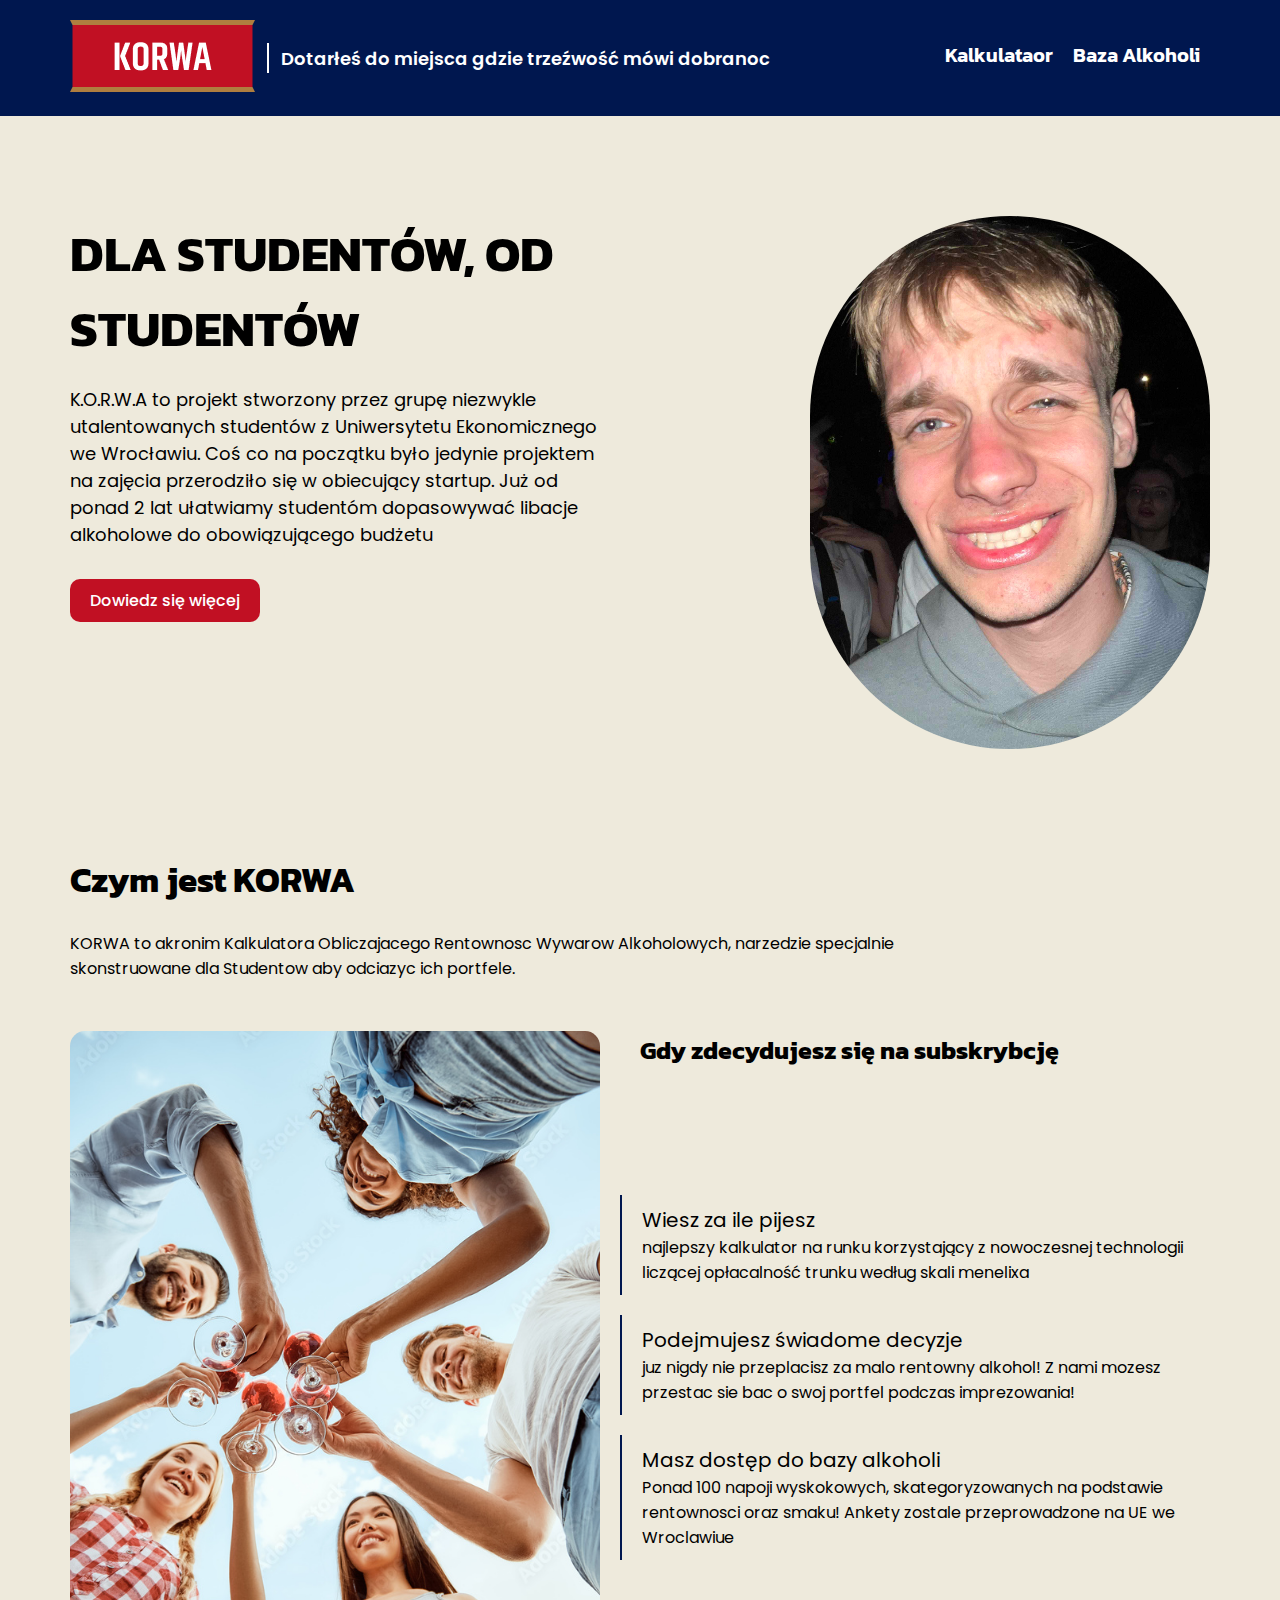
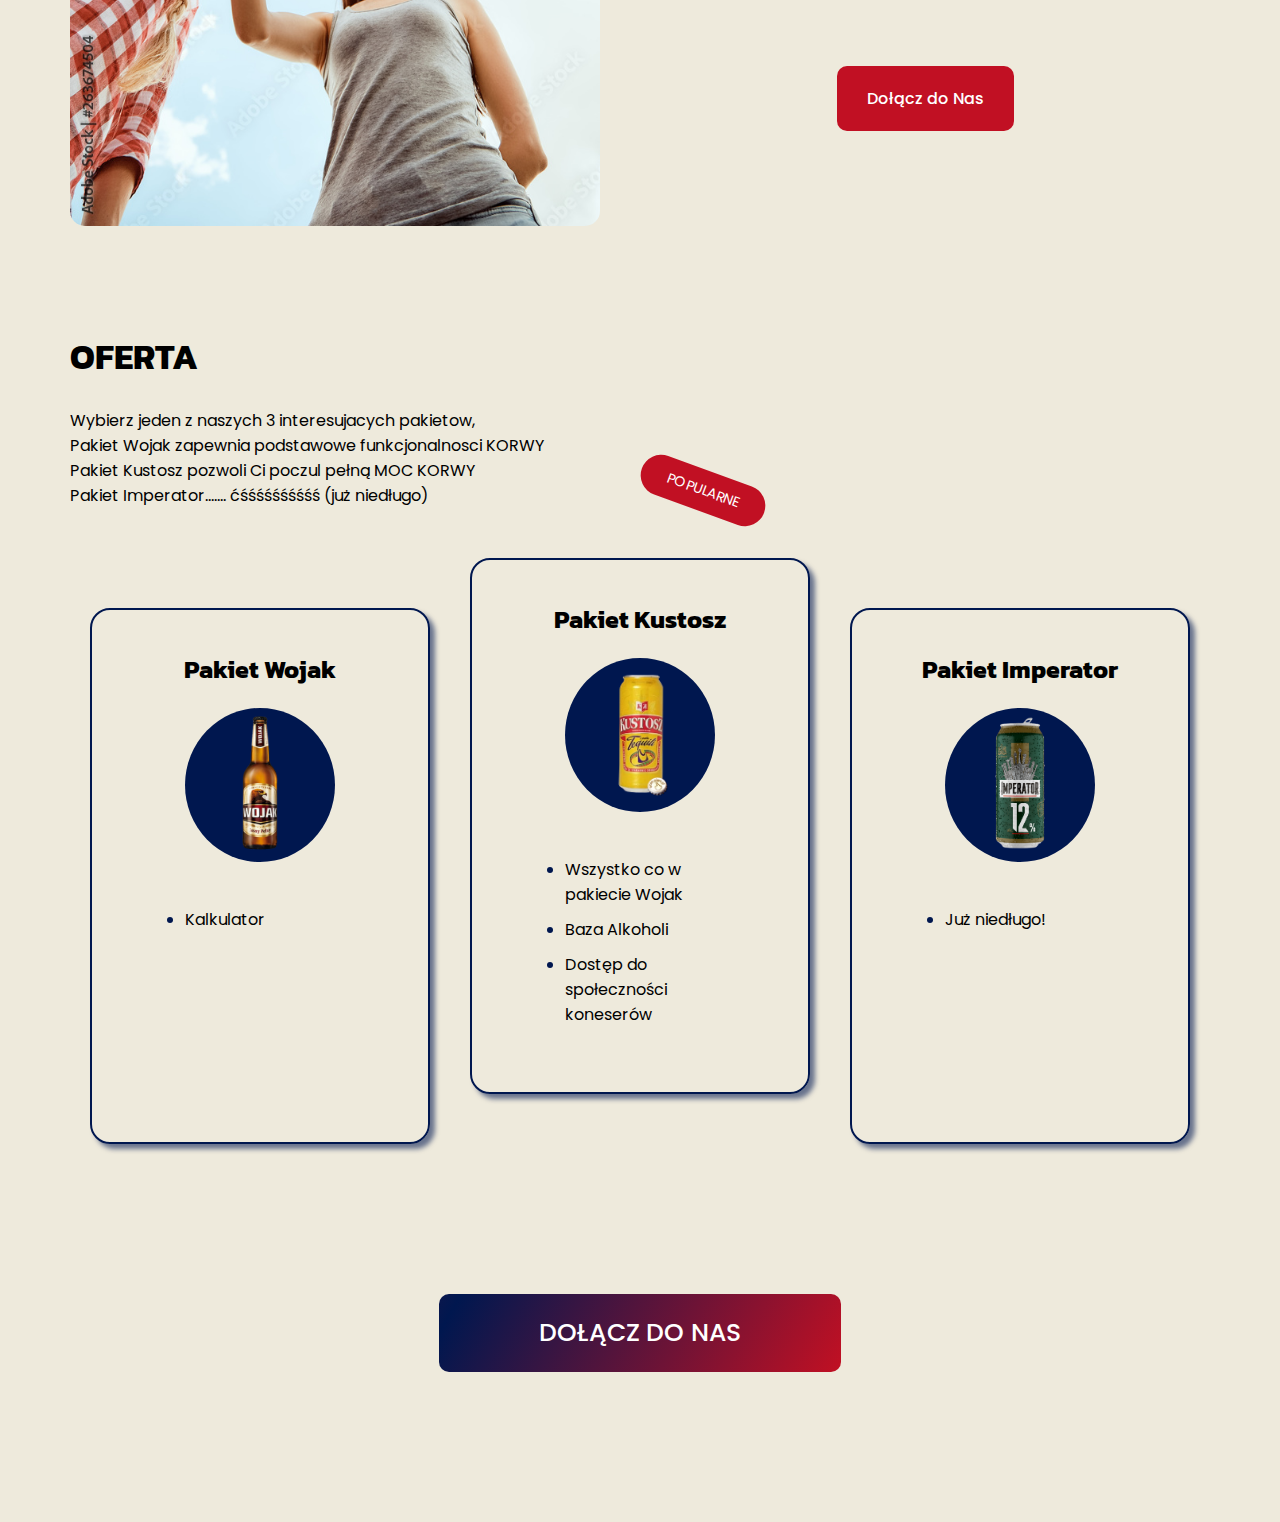
<file: index.html>
<!DOCTYPE html>
<html lang="en">
<head>
    <meta charset="UTF-8">
    <meta name="viewport" content="width=device-width, initial-scale=1.0">
    <title>KORWA Project</title>
    <link rel="preconnect" href="https://fonts.googleapis.com">
    <link rel="preconnect" href="https://fonts.gstatic.com" crossorigin>
    <link href="https://fonts.googleapis.com/css2?family=Kanit:ital,wght@0,100;0,200;0,300;0,400;0,500;0,600;0,700;0,800;0,900;1,100;1,200;1,300;1,400;1,500;1,600;1,700;1,800;1,900&display=swap" rel="stylesheet">
    <link rel="preconnect" href="https://fonts.googleapis.com">
    <link rel="preconnect" href="https://fonts.gstatic.com" crossorigin>
    <link href="https://fonts.googleapis.com/css2?family=Poppins:ital,wght@0,100;0,200;0,300;0,400;0,500;0,600;0,700;0,800;0,900;1,100;1,200;1,300;1,400;1,500;1,600;1,700;1,800;1,900&display=swap" rel="stylesheet">
    <link rel="stylesheet" href="css/main.css">
</head>
<body>
    
    <div class="header-bg">
        <header>
            <div class="header-left">
                <a href="index.html">
                    <img src="logo.png" alt="logo korwy">
                </a>
                
                <div class="divider"></div>
                <div class="name">
                    <p>Dotarłeś do miejsca gdzie trzeźwość mówi dobranoc </p>
                </div>
            </div>
            <nav>
                <ul>

                    <li>
                        <a href="subpage1.html" class="menu">Kalkulataor</a>
                    </li>
                    <li>
                        <a href="subpage2.html" class="menu">Baza Alkoholi</a>
                    </li>
        
                </ul>
            </nav>
    </div>        
        
        </header>
    <div class="wrap">
        <main>
            <div class="hero-left">
                <h1>DLA STUDENTÓW, OD STUDENTÓW</h1>
            <p>K.O.R.W.A to projekt stworzony przez grupę niezwykle utalentowanych studentów z Uniwersytetu Ekonomicznego we Wrocławiu. Coś co na początku było jedynie projektem na zajęcia przerodziło się w obiecujący startup. Już od ponad 2 lat ułatwiamy studentóm dopasowywać libacje alkoholowe do obowiązującego budżetu</p>
            <a href="#" class="CTA">Dowiedz się więcej</a>
            </div>
            <div class="hero-image">
                <div class="marcin">
                    <img src="hero.jpg" alt="">
                    
                </div>
            </div>
        </main>
        <div class="section2">
            <h2>Czym jest KORWA</h2>
            <p class="main_text">KORWA to akronim Kalkulatora Obliczajacego Rentownosc Wywarow Alkoholowych, narzedzie specjalnie skonstruowane dla Studentow aby odciazyc ich portfele.</p>
        </div>
        <div class="section3">
            <div class="benefits-image">
                <img id="changing-img" src="piwsko.jpg" alt="">
            </div>
            <div class="divider-benefits"></div>
            <div class="benefits">
                <h4>Gdy zdecydujesz się na subskrybcję</h4>
                <div class="info-boxes">
                    <div class="info-box1 info-box">
                        <subheading>Wiesz za ile pijesz</subheading>
                        <p>najlepszy kalkulator na runku korzystający z nowoczesnej technologii liczącej opłacalność trunku według skali menelixa</p>
                    </div>
                    <div class="info-box2 info-box">
                        <subheading>Podejmujesz świadome decyzje</subheading>
                        <p>juz nigdy nie przeplacisz za malo rentowny alkohol! Z nami mozesz przestac sie bac o swoj portfel podczas imprezowania!</p>
                    </div>
                    <div class="info-box3 info-box">
                        <subheading>Masz dostęp do bazy alkoholi</subheading>
                        <p>Ponad 100 napoji wyskokowych, skategoryzowanych na podstawie rentownosci oraz smaku! Ankety zostale przeprowadzone na UE we Wroclawiue</p>
                    </div>
                </div>
                
                <a href="#" class="CTA-benefits CTA">Dołącz do Nas</a>
            </div>
        </div>
        <div class="section4">
            <h2>OFERTA</h2>
            <p>Wybierz jeden z naszych 3 interesujacych pakietow, <br>
            Pakiet Wojak zapewnia podstawowe funkcjonalnosci KORWY <br>
            Pakiet Kustosz pozwoli Ci poczul pełną MOC KORWY <br>
            Pakiet Imperator....... ćśśśśśśśśśś (już niedługo)</p>
        </div>
        <div class="section5">
            <div class="column1 column">
                <h4>Pakiet Wojak</h4>
                <div class="image">
                    <img src="wojak.png" alt="">
                </div>
                <ul>
                    <li>Kalkulator</li>
                </ul>
            </div>
            <div class="column2 column">
                <div class="ribbon"><span>POPULARNE</span></div>
                <h4>Pakiet Kustosz</h4>
                <div class="image">
                    <img src="kustosz.webp" alt="">
                </div>
                <ul>
                    <li>Wszystko co w pakiecie Wojak</li>
                    <li>Baza Alkoholi</li>
                    <li>Dostęp do społeczności koneserów</li>
                </ul>
            </div>
            <div class="column3 column">
                <h4>Pakiet Imperator</h4>
                <div class="image">
                    <img src="imperator.png" alt="">
                </div>
                <ul>
                    <li>Już niedługo!</li>
                </ul>
            </div>
        </div>
        <div class="section6">
            <a href="#" class="gradient-btn">DOŁĄCZ DO NAS</a>
        </div>
        

        
    </div>
    <script src="index.js"></script>
</body>
</html>
</file>
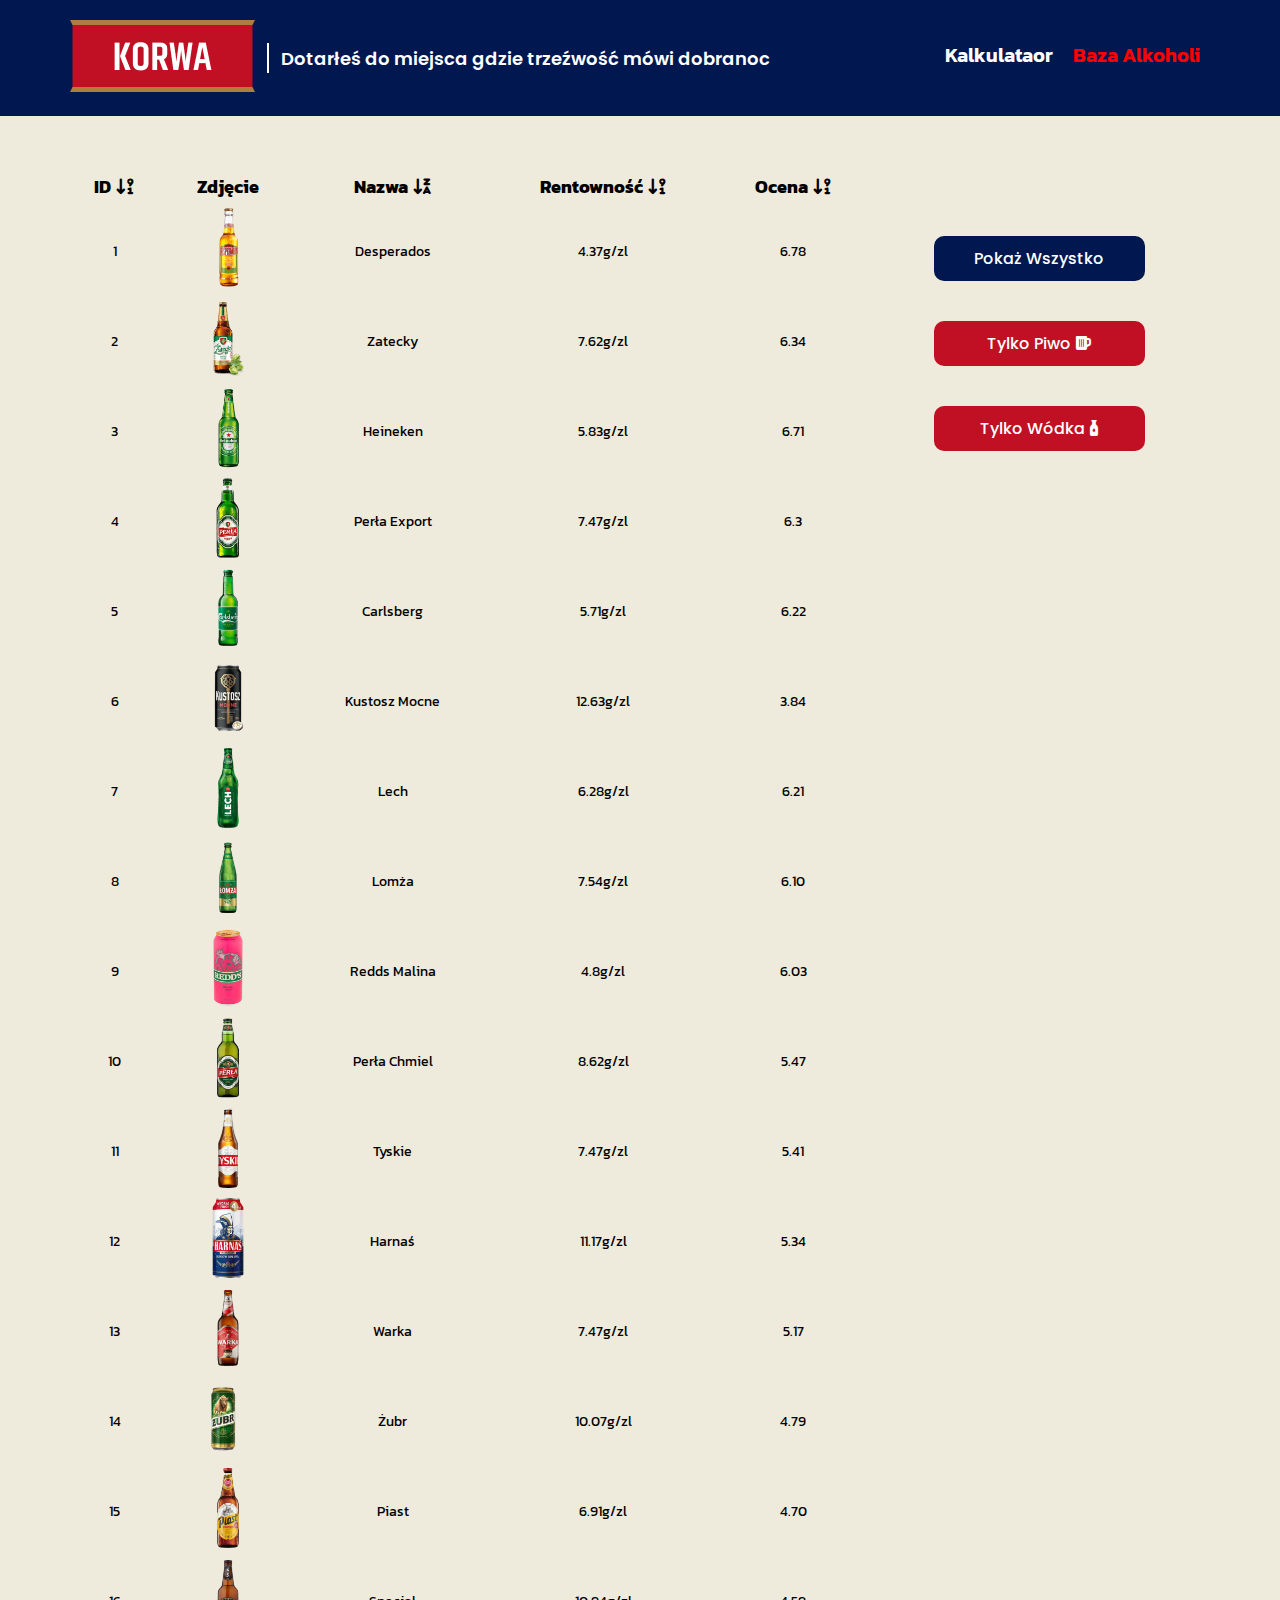
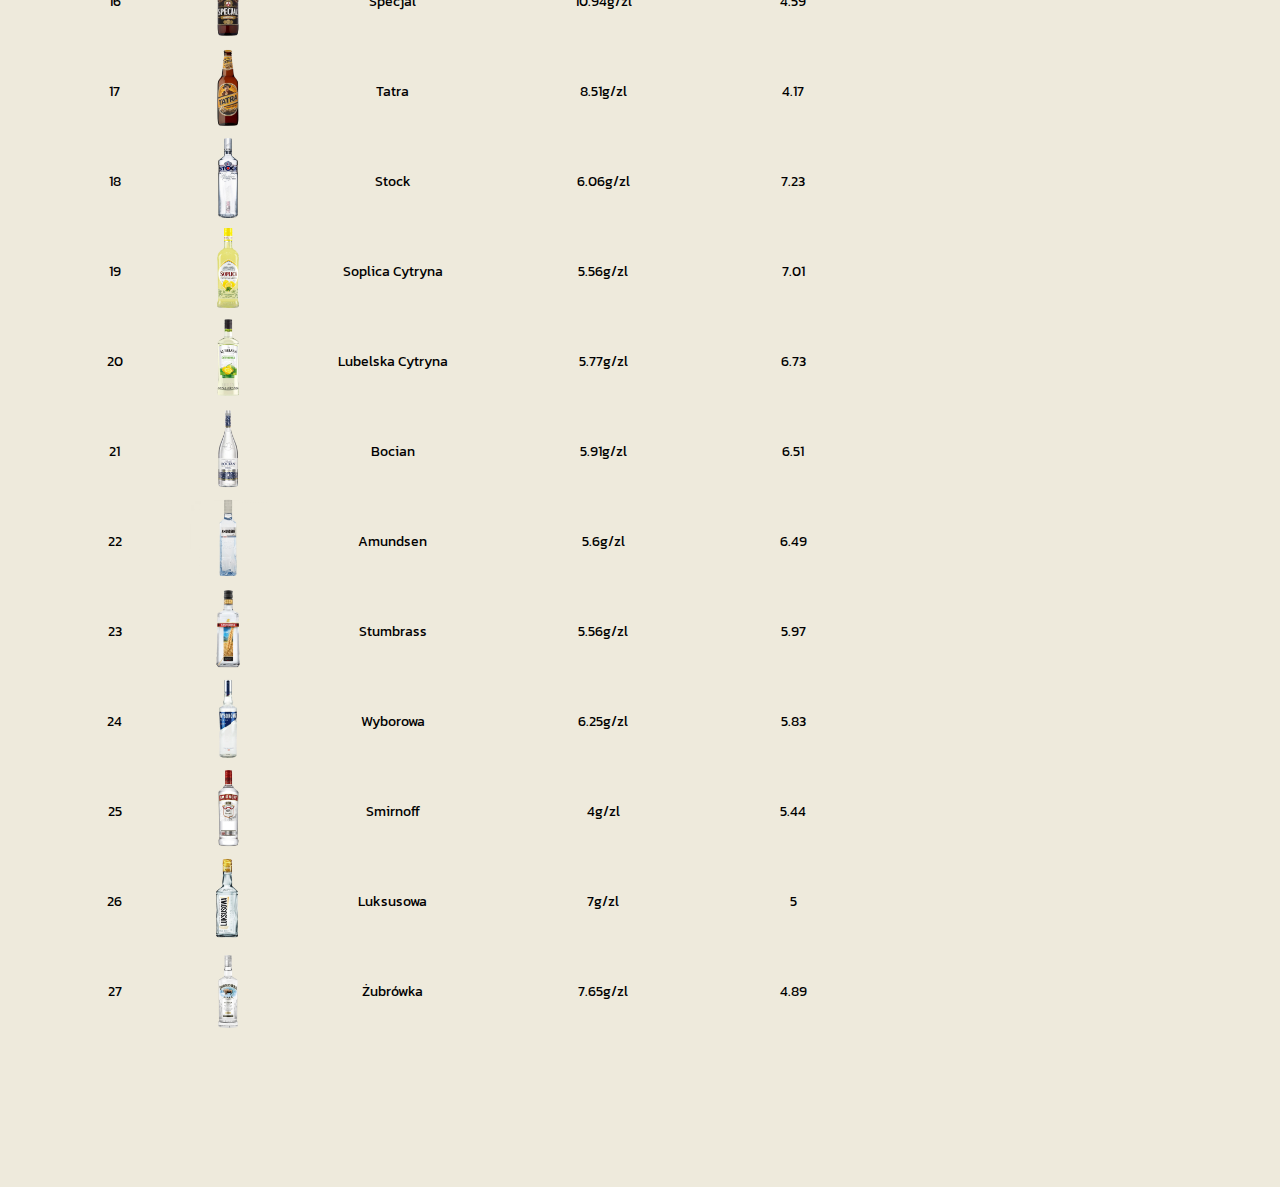
<file: subpage2.html>
<!DOCTYPE html>
<html lang="en">
<head>
    <meta charset="UTF-8">
    <meta name="viewport" content="width=device-width, initial-scale=1.0">
    <title>Baza Alkoholi</title>
    <link rel="preconnect" href="https://fonts.googleapis.com">
    <link rel="preconnect" href="https://fonts.gstatic.com" crossorigin>
    <link href="https://fonts.googleapis.com/css2?family=Kanit:ital,wght@0,100;0,200;0,300;0,400;0,500;0,600;0,700;0,800;0,900;1,100;1,200;1,300;1,400;1,500;1,600;1,700;1,800;1,900&display=swap" rel="stylesheet">
    <link rel="preconnect" href="https://fonts.googleapis.com">
    <link rel="preconnect" href="https://fonts.gstatic.com" crossorigin>
    <link href="https://fonts.googleapis.com/css2?family=Poppins:ital,wght@0,100;0,200;0,300;0,400;0,500;0,600;0,700;0,800;0,900;1,100;1,200;1,300;1,400;1,500;1,600;1,700;1,800;1,900&display=swap" rel="stylesheet">
    <link rel="stylesheet" href="https://cdnjs.cloudflare.com/ajax/libs/font-awesome/6.5.2/css/all.min.css">
    <link rel="stylesheet" href="css/baza.css">
</head>
<body>
    <div class="header-bg">
        <header>
            <div class="header-left">
                <a href="index.html">
                    <img src="logo.png" alt="logo korwy">
                </a>
                
                <div class="divider"></div>
                <div class="name">
                    <p>Dotarłeś do miejsca gdzie trzeźwość mówi dobranoc </p>
                </div>
            </div>
            <nav>
                <ul>

                    <li>
                        <a href="subpage1.html" class="menu">Kalkulataor</a>
                    </li>
                    <li>
                        <a href="subpage2.html" class="menu baza-menu">Baza Alkoholi</a>
                    </li>
        
                </ul>
            </nav>
    </div>        
        
        </header>

        <div class="wrap">
            <div class="column1">
                <table id="Tabela" class="Tabela">
                    <tr>
                        <th id="filter-id">ID <span id="id-icon-asc" class="display"><i id="icon-nazwa" class="fa-solid fa-arrow-down-9-1"></i></span><span id="id-icon-desc" class="no-display"><i id="icon-nazwa" class="fa-solid fa-arrow-down-1-9"></i></span></th>
                        <th class="no-cursor">Zdjęcie</th>
                        <th id="filter-nazwa">Nazwa <span id="nazwa-icon-asc" class="display"><i id="icon-nazwa" class="fa-solid fa-arrow-down-z-a"></i></span><span id="nazwa-icon-desc" class="no-display"><i id="icon-nazwa" class="fa-solid fa-arrow-down-a-z"></i></span></th>
                        <th id="filter-rentownosc">Rentowność <span id="rentownosc-icon-asc" class="display"><i id="icon-nazwa" class="fa-solid fa-arrow-down-9-1"></i></span><span id="rentownosc-icon-desc" class="no-display"><i id="icon-nazwa" class="fa-solid fa-arrow-down-1-9"></i></span></th>
                        <th id="filter-ocena">Ocena <span id="ocena-icon-asc" class="display"><i id="icon-nazwa" class="fa-solid fa-arrow-down-9-1"></i></span><span id="ocena-icon-desc" class="no-display"><i id="icon-nazwa" class="fa-solid fa-arrow-down-1-9"></i></span></th>
                    </tr>
                    <tr class="piwo" >
                        <td>1</td>
                        <td><img src="alkohole/desperados.png" alt=""></td>
                        <td id="nazwa">Desperados</td>
                        <td>4.37g/zl</td>
                        <td>6.78</td>
                    </tr>
                    <tr class="piwo" >
                        <td>2</td>
                        <td><img src="alkohole/zatecky.png" alt=""></td>
                        <td id="nazwa">Zatecky</td>
                        <td>7.62g/zl</td>
                        <td>6.34</td>
                    </tr>
                    <tr class="piwo">
                        <td>3</td>
                        <td><img src="alkohole/heineken.png" alt=""></td>
                        <td id="nazwa">Heineken</td>
                        <td>5.83g/zl</td>
                        <td>6.71</td>
                    </tr>
                    <tr class="piwo">
                        <td>4</td>
                        <td><img src="alkohole/perla-export.png" alt=""></td>
                        <td id="nazwa">Perła Export</td>
                        <td>7.47g/zl</td>
                        <td>6.3</td>
                    </tr>
                    <tr class="piwo">
                        <td>5</td>
                        <td><img src="alkohole/carlsberg.png" alt=""></td>
                        <td id="nazwa">Carlsberg</td>
                        <td>5.71g/zl</td>
                        <td>6.22</td>
                    </tr>
                    <tr class="piwo">
                        <td>6</td>
                        <td><img src="alkohole/kustosz-mocne.png" alt=""></td>
                        <td>Kustosz Mocne</td>
                        <td>12.63g/zl</td>
                        <td>3.84</td>
                    </tr>
                    <tr class="piwo">
                        <td>7</td>
                        <td><img src="alkohole/lech.png" alt=""></td>
                        <td>Lech</td>
                        <td>6.28g/zl</td>
                        <td>6.21</td>
                    </tr>
                    <tr class="piwo">
                        <td>8</td>
                        <td><img src="alkohole/lomza.png" alt=""></td>
                        <td>Lomża</td>
                        <td>7.54g/zl</td>
                        <td>6.10</td>
                    </tr>
                    <tr class="piwo">
                        <td>9</td>
                        <td><img src="alkohole/redds.png" alt=""></td>
                        <td>Redds Malina</td>
                        <td>4.8g/zl</td>
                        <td>6.03</td>
                    </tr>
                    <tr class="piwo">
                        <td>10</td>
                        <td><img src="alkohole/perla-chmiel.png" alt=""></td>
                        <td>Perła Chmiel</td>
                        <td>8.62g/zl</td>
                        <td>5.47</td>
                    </tr>
                    <tr class="piwo">
                        <td>11</td>
                        <td><img src="alkohole/tyskie.png" alt=""></td>
                        <td>Tyskie</td>
                        <td>7.47g/zl</td>
                        <td>5.41</td>
                    </tr>
                    <tr class="piwo">
                        <td>12</td>
                        <td><img src="alkohole/harnas.png" alt=""></td>
                        <td>Harnaś</td>
                        <td>11.17g/zl</td>
                        <td>5.34</td>
                    </tr>
                    <tr class="piwo">
                        <td>13</td>
                        <td><img src="alkohole/warka.png" alt=""></td>
                        <td>Warka</td>
                        <td>7.47g/zl</td>
                        <td>5.17</td>
                    </tr>
                    <tr class="piwo">
                        <td>14</td>
                        <td><img src="alkohole/zubr.png" alt=""></td>
                        <td>Żubr</td>
                        <td>10.07g/zl</td>
                        <td>4.79</td>
                    </tr>
                    <tr class="piwo">
                        <td>15</td>
                        <td><img src="alkohole/piast.png" alt=""></td>
                        <td>Piast</td>
                        <td>6.91g/zl</td>
                        <td>4.70</td>
                    </tr>
                    <tr class="piwo">
                        <td>16</td>
                        <td><img src="alkohole/specjal.png" alt=""></td>
                        <td>Specjal</td>
                        <td>10.94g/zl</td>
                        <td>4.59</td>
                    </tr>
                    <tr class="piwo">
                        <td>17</td>
                        <td><img src="alkohole/tatra.png" alt=""></td>
                        <td>Tatra</td>
                        <td>8.51g/zl</td>
                        <td>4.17</td>
                    </tr>
                    <tr class="wodka">
                        <td>18</td>
                        <td><img src="alkohole/stock.png" alt=""></td>
                        <td>Stock</td>
                        <td>6.06g/zl</td>
                        <td>7.23</td>
                    </tr>
                    <tr class="wodka">
                        <td>19</td>
                        <td><img src="alkohole/soplica-cytryna.png" alt=""></td>
                        <td>Soplica Cytryna</td>
                        <td>5.56g/zl</td>
                        <td>7.01</td>
                    </tr>
                    <tr class="wodka">
                        <td>20</td>
                        <td><img src="alkohole/lubelska-cytryna.png" alt=""></td>
                        <td>Lubelska Cytryna</td>
                        <td>5.77g/zl</td>
                        <td>6.73</td>
                    </tr>
                    <tr class="wodka">
                        <td>21</td>
                        <td><img src="alkohole/bocian.png" alt="">
                        </td>
                        <td>Bocian</td>
                        <td>5.91g/zl</td>
                        <td>6.51</td>
                    </tr>
                    <tr class="wodka">
                        <td>22</td>
                        <td><img src="alkohole/amundsen.png" alt=""></td>
                        <td>Amundsen</td>
                        <td>5.6g/zl</td>
                        <td>6.49</td>
                    </tr>
                    <tr class="wodka">
                        <td>23</td>
                        <td><img src="alkohole/stumbras.png" alt=""></td>
                        <td>Stumbrass</td>
                        <td>5.56g/zl</td>
                        <td>5.97</td>
                    </tr>
                    <tr class="wodka">
                        <td>24</td>
                        <td><img src="alkohole/wyborowa.png" alt=""></td>
                        <td>Wyborowa</td>
                        <td>6.25g/zl</td>
                        <td>5.83</td>
                    </tr>
                    <tr class="wodka">
                        <td>25</td>
                        <td><img src="alkohole/smirnoff.png" alt=""></td>
                        <td>Smirnoff</td>
                        <td>4g/zl</td>
                        <td>5.44</td>
                    </tr>
                    <tr class="wodka">
                        <td>26</td>
                        <td><img src="alkohole/luksusowa.png" alt=""></td>
                        <td>Luksusowa</td>
                        <td>7g/zl</td>
                        <td>5</td>
                    </tr>
                    <tr class="wodka">
                        <td>27</td>
                        <td><img src="alkohole/zubrowka.png" alt=""></td>
                        <td>Żubrówka</td>
                        <td>7.65g/zl</td>
                        <td>4.89</td>
                    </tr>
            
                </table>
            </div>
            <div class="column2">
                <btn class="CTA active-btn" id="btn-wszystko">Pokaż Wszystko</btn>
                <btn class="CTA" id="btn-piwo">Tylko Piwo <i class="fa-solid fa-beer-mug-empty"></i></btn>
                <btn class="CTA" id="btn-wodka">Tylko Wódka <i class="fa-solid fa-bottle-droplet"></i></btn>
            </div>
        </div>
    


    <script src="baza.js"></script>

</body>
</html>
</file>
<file: css/main.css>
body{
    background-color: #eeeadc;
    margin: 0;
    padding-bottom: 150px;
}

h1{
    font-family: 'Kanit';
    font-size: 50px;
    color: black;
    margin: 0;
}
h2 {
    font-family: 'Kanit';
    font-size: 35px;
    color: black;
    margin: 0;
}
h4 {
    font-family: 'Kanit';
    font-size: 25px;
    color: black;
    margin: 0; 
}
subheading {
    font-family: 'Poppins';
    font-size: 20px;
    margin: 0;
}
p{
    font-family: 'Poppins';
    margin: 0;
}

.wrap {
    width: 1140px;
    margin: auto;
}
.header-bg{
    background: #00174F;
}
header{
    width: 1140px;
    margin: auto;
    display: flex;
    justify-content: space-between;
    padding: 20px 0;
    
}
.header-left{
    display: flex;
    align-items: center;
    justify-content: space-between;
    width: 700px;
    .name {
        color: white;
        font-family: 'Poppins';
        font-size: 18px;
        font-weight: 600;
    }
}


nav ul{
    list-style: none;
    display: flex;
    font-family: 'Kanit';
    font-size: 20px;
    font-weight: 600;
}
nav ul li{
    padding-left: 10px;
    padding-right: 10px;
}
nav a{
    color: white;
    text-decoration: none;
}
nav a:hover{
    color: red;
}
.divider{
    border-left: 2px solid white;
    height: 30px;
}
main {
    display: flex;
    justify-content: space-between;
    margin-top: 100px;
    
}
.hero-left{
    width: 100%;
    margin-right: 200px;
    p{
        margin-top: 20px;
        font-size: 18px;
        color: black;
        margin-bottom: 40px;    }

}
.CTA {
    background: #C11023;
    padding: 10px 20px;
    font-family: 'Poppins';
    text-decoration: none;
    color: white;
    font-weight: 500;
    border-radius: 10px;
}
.CTA:hover{
    background: #00174F;
}
.hero-image img{
    align-self: flex-end;
    width: 400px;
    border-radius: 200px;
}
.section2 {
    margin-top: 100px;
    .main_text {
        margin-top: 25px;
        width: 75%;
    }
}
.section3 {
    margin-top: 50px;
    display:flex;
    justify-content: space-between;
    .benefits-image img{
        width: 530px;
        border-radius: 15px;
    }
    .divider-benefits {
        margin: 0 20px 0 20px;
        
    }
    .info-box {
        padding: 10px 0 10px 20px;
        margin: 20px 0 0px -20px;
        border-left: 2px solid #00174F;
    }
    .info-box:hover{
        subheading {
            font-weight: 600;
            color:#C11023;
        }
        border-color: #C11023;
        border: 1px solid #00174F;
    }
    .benefits {
        display: flex;
        flex-direction: column;
        justify-content: space-between;
        height: 700px;
    }
    .CTA-benefits {
        padding: 20px 30px;
        align-self: center;
    }
}
.section4 {
    margin-top: 100px;
    p {
        margin-top: 25px;
    }
}
.column {
    width: 340px;
    margin: 0 20px 0 20px;
    border: 2px solid #00174F;
    border-radius: 20px;
    padding: 40px 0px;
    display:flex;
    flex-direction: column;
    justify-content: center;
    box-shadow: 5px 5px 5px #00174F90;
    ul {
        width: 150px;
        height: 200px;
        list-style: none;
        list-style-type: disc;
        padding: 0;
        text-align: left;
        margin: 0 auto;
        padding-top: 40px;
        font-family: 'Poppins';
    }
    ul li{
        padding: 5px 0;
    }
    ul li::marker{
        color: #00174F;
    }
    .image {
        background-color: #00174F;
        border-radius: 50%;
        margin: 0 auto;
    }
    h4 {
        margin: 0 auto;
        padding-bottom: 20px;
    }
}

.column:hover {
    cursor: pointer;
    
    background-color: #00174F;
    width: 340px;
    margin: 0 20px 0 20px;
    border-radius: 20px;
    padding: 40px 0px;
    display:flex;
    flex-direction: column;
    justify-content: center;
    box-shadow: 5px 5px 5px white;
    ul {
        transition: 0.5s ease-in-out;
        color: white;
        width: 150px;
        height: 200px;
        list-style: none;
        list-style-type: disc;
        padding: 0;
        text-align: left;
        margin: 0 auto;
        padding-top: 40px;
        font-family: 'Poppins';
    }
    ul li{
        padding: 5px 0;
    }
    ul li::marker{
        transition: 0.5s ease-in-out;
        color: white;
    }
    .image {
        transition: 0.5s ease-in-out;
        background-color: white;
        border-radius: 50%;
        margin: 0 auto;
    }
    h4 {
        transition: 0.5s ease-in-out;
        color: white;
        margin: 0 auto;
        padding-bottom: 20px;
    }
}

.section5 {
    margin-top: 100px;
    display: flex;
    img {
        width: 150px;
        height: 150px;
        border-radius: 50%;
        object-fit: contain;        
    }
    .column2 {
        margin-top: -50px;
        margin-bottom: 50px;
    }
}

.column2 {
    .ribbon {
        width: 90px;
        font-size: 14px;
        font-family: 'Poppins';
        padding: 10px 20px;
        position: absolute;
        right: 40%;
        top: 230%;
        text-align: center;
        border-radius: 25px;
        transform: rotate(20deg);
        background-color: #C11023;
        color: white;
      }
}
.column2:hover {
    .ribbon {
        transition: 0.5s ease-in-out;
        background-color: white;
        color: black;
      }
}
.section6 {
    display: flex;
    justify-content: center;
}
.gradient-btn {
    margin-top: 150px;
    padding: 20px 100px;
    font-family: 'Poppins';
    font-size: 25px;
    text-decoration: none;
    color: white;
    font-weight: 500;
    border-radius: 10px;
    background: linear-gradient(120deg, #C11023, #00174F, #C11023);
    background-size: 200% 100%;
    background-position: 100% 0;
}
.gradient-btn:hover {
    transition: background-position 1s;
    background-position: 0 0;
}
</file>
<file: css/baza.css>
body{
    background-color: #eeeadc;
    margin: 0;
    padding-bottom: 150px;
}

h1{
    font-family: 'Kanit';
    font-size: 50px;
    color: black;
    margin: 0;
}
h2 {
    font-family: 'Kanit';
    font-size: 35px;
    color: black;
    margin: 0;
}
h4 {
    font-family: 'Kanit';
    font-size: 25px;
    color: black;
    margin: 0; 
}
subheading {
    font-family: 'Poppins';
    font-size: 20px;
    margin: 0;
}
p{
    font-family: 'Poppins';
    margin: 0;
}

.wrap {
    width: 1140px;
    margin: auto;
    display: flex;
}
.header-bg{
    background: #00174F;
}
header{
    width: 1140px;
    margin: auto;
    display: flex;
    justify-content: space-between;
    padding: 20px 0;
    
}
.header-left{
    display: flex;
    align-items: center;
    justify-content: space-between;
    width: 700px;
    .name {
        color: white;
        font-family: 'Poppins';
        font-size: 18px;
        font-weight: 600;
    }
}


nav ul{
    list-style: none;
    display: flex;
    font-family: 'Kanit';
    font-size: 20px;
    font-weight: 600;
}
nav ul li{
    padding-left: 10px;
    padding-right: 10px;
}
nav a{
    color: white;
    text-decoration: none;
}
nav a:hover{
    color: red;
}
.baza-menu {
    color: red;
}
.divider{
    border-left: 2px solid white;
    height: 30px;
}

.no-display {
    display: none;
}
.active-filter {
    color: red;
}

.column1 {
    width: 70%;
    margin-top: 50px;
}
.column2 {
    margin-top: 100px;
    width: 30%;
    display: flex;
    flex-direction: column;
    justify-content: start;
    align-items: center;
}
.Tabela{
    width: 100%;
    img {
        width: 80px;
    }
}
td {
    text-align: center;
    font-family: 'Kanit';
    font-size: 14px;
}
th {
    font-family: 'Kanit';
    font-size: 18px;
    padding: 5px;
    cursor: pointer;
}
.no-cursor {
    cursor: default;
}
.CTA {
    background: #C11023;
    padding: 10px 20px;
    font-family: 'Poppins';
    text-decoration: none;
    color: white;
    font-weight: 500;
    border-radius: 10px;
    width: 50%;
    margin: 20px 0;
    text-align: center;
    cursor: pointer;
}
.CTA:hover{
    background: #00174F;
}
.active-btn {
    background:#00174F ;
}
</file>
